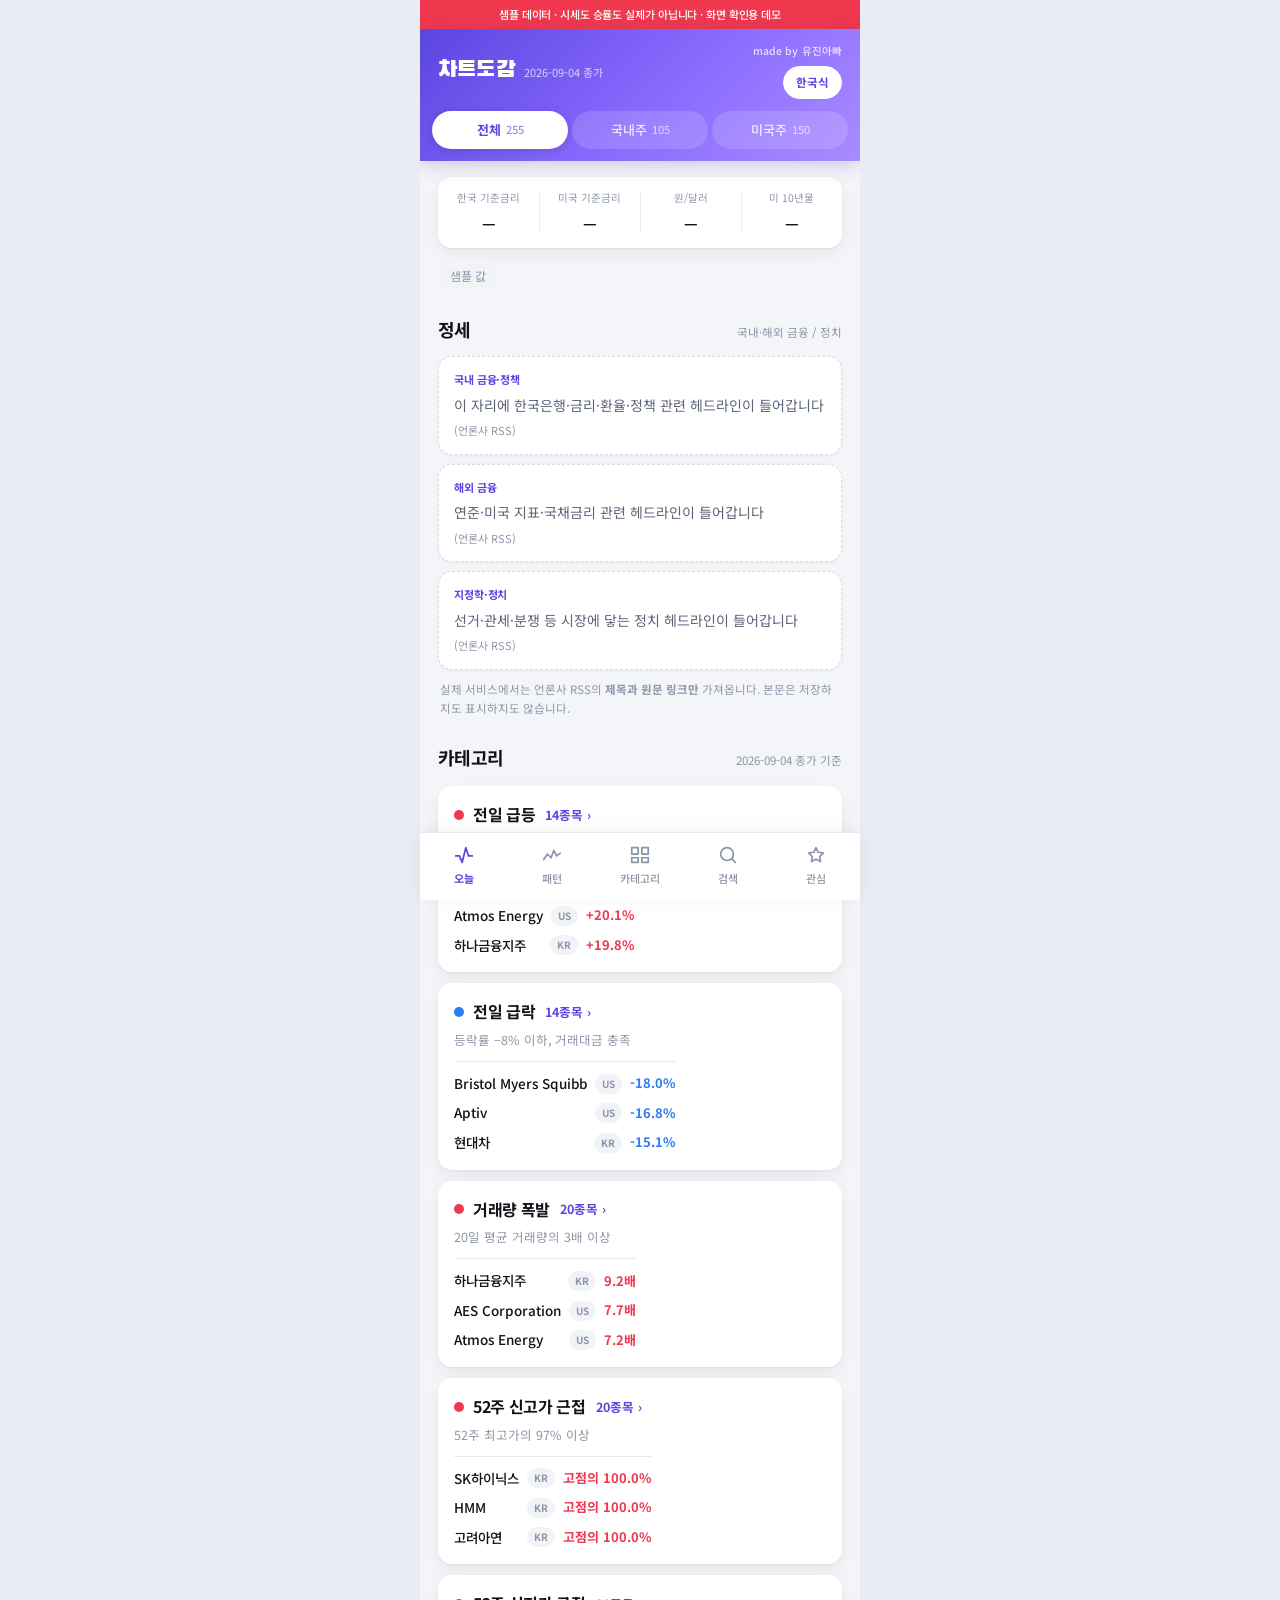
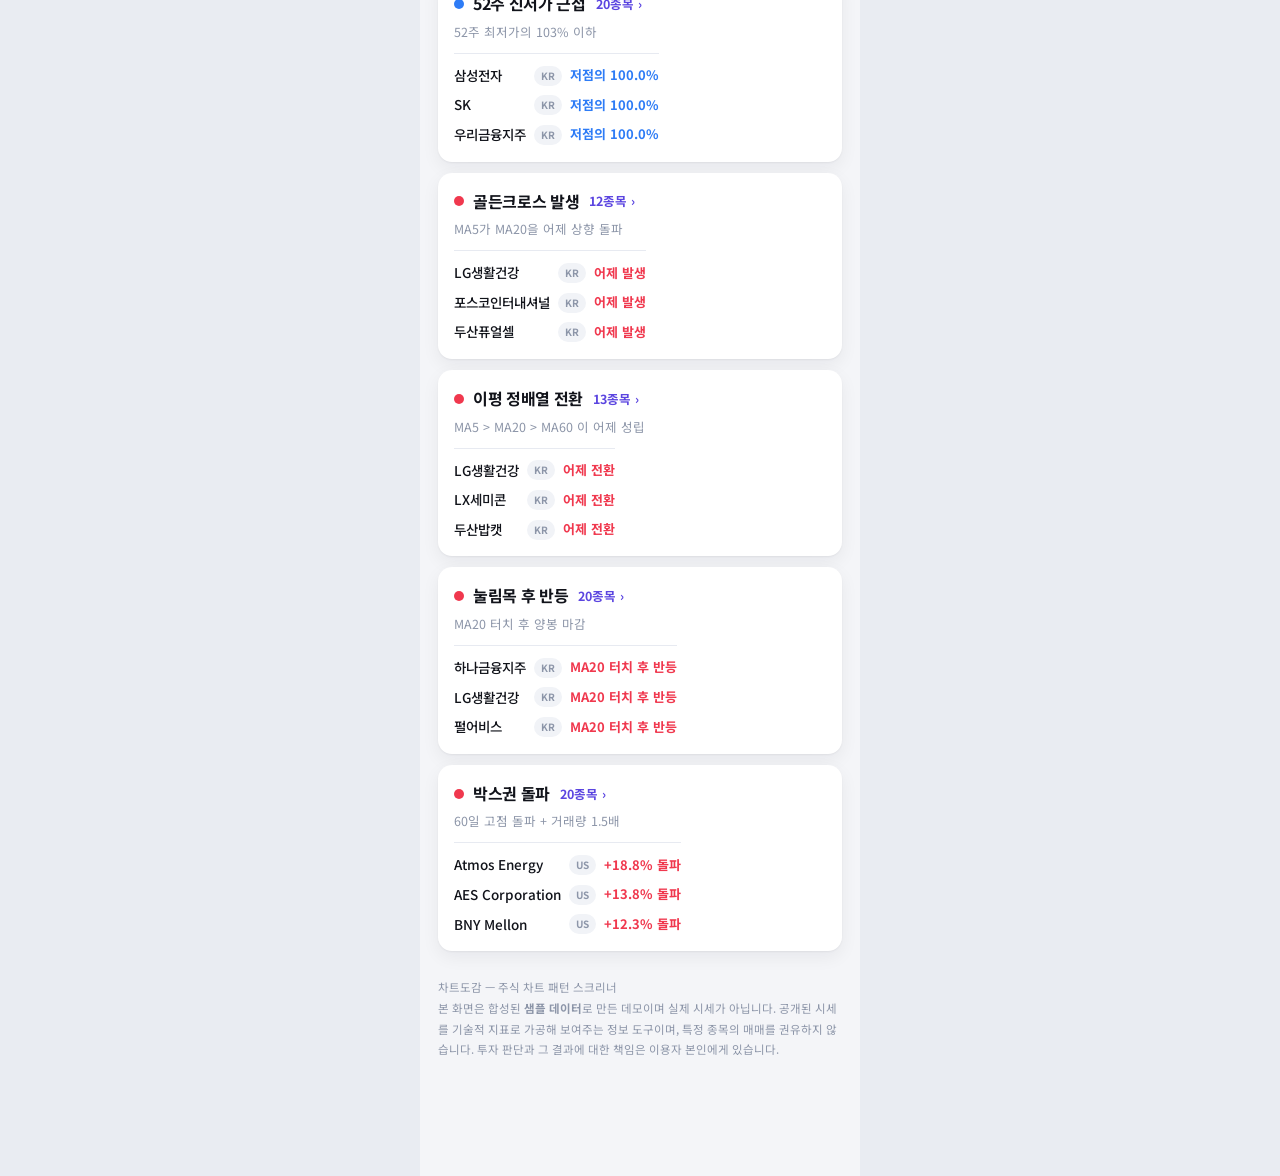
<file: public/index.html>
<!doctype html>
<html lang="ko">
<head>
<meta charset="utf-8">
<meta name="viewport" content="width=device-width,initial-scale=1,viewport-fit=cover">
<meta name="theme-color" content="#FFFFFF" media="(prefers-color-scheme: light)">
<meta name="theme-color" content="#161A20" media="(prefers-color-scheme: dark)">
<meta name="description" content="한국·미국 주식을 차트 패턴과 카테고리로 훑어 보는 스크리너. 매매를 권유하지 않는 정보 도구입니다.">
<meta name="robots" content="noindex">
<link rel="manifest" href="manifest.webmanifest">
<link rel="icon" href="icons/favicon.png">
<link rel="apple-touch-icon" href="icons/apple-touch-icon.png">
<meta name="apple-mobile-web-app-capable" content="yes">
<meta name="apple-mobile-web-app-status-bar-style" content="default">
<meta name="apple-mobile-web-app-title" content="차트도감">
<style>html,body{margin:0}img{max-width:100%}[hidden]{display:none!important}</style>
<title>차트도감</title>
<link rel="preconnect" href="https://fonts.googleapis.com">
<link rel="preconnect" href="https://fonts.gstatic.com" crossorigin>
<link rel="stylesheet" href="https://fonts.googleapis.com/css2?family=Black+Han+Sans&family=Noto+Sans+KR:wght@400;500;700;900&display=swap">
<style>
:root{
  /* 지면 */
  --bg:#F4F5F8; --card:#FFFFFF; --card-2:#F1F3F7; --card-3:#E7EAF1;
  --ink:#11131A; --ink-2:#5B6478; --ink-3:#8C95A8;
  --line:#E7EAF1; --line-2:#D6DBE6;

  /* 포인트 — 상승/하락 색과 겹치지 않게 보라 계열 */
  --accent:#5B45E0; --accent-2:#8A6BFF; --accent-soft:#EEEAFF; --on-accent:#FFFFFF;
  --grad:linear-gradient(135deg,#5B45E0 0%,#8A6BFF 55%,#A98BFF 100%);

  /* 시세 — 국내 관례 기본값 */
  --red:#F0384E;  --red-soft:#FFECEF;
  --blue:#2E7CF6; --blue-soft:#E8F1FF;
  --flat:#8C95A8;

  --sans:"Noto Sans KR","Apple SD Gothic Neo","Malgun Gothic",system-ui,sans-serif;
  --logo:"Black Han Sans","Noto Sans KR",sans-serif;
  --num:"Noto Sans KR",system-ui,sans-serif;

  --r:14px; --r-sm:10px; --r-pill:999px;
  --sh:0 1px 2px rgba(17,19,26,.05), 0 6px 18px rgba(17,19,26,.06);
  --sh-sm:0 1px 3px rgba(17,19,26,.06);
  --outer:#E9ECF2;
}
@media (prefers-color-scheme:dark){
  :root:not([data-theme="light"]){
    --bg:#0B0D13; --card:#161A23; --card-2:#1D2230; --card-3:#262C3B;
    --ink:#ECEFF5; --ink-2:#A2ABBE; --ink-3:#727C91;
    --line:#242A38; --line-2:#333B4D;
    --accent:#9C86FF; --accent-2:#B9A5FF; --accent-soft:#221E3E; --on-accent:#12101F;
    --grad:linear-gradient(135deg,#3A2CA8 0%,#5B45E0 55%,#7C60F5 100%);
    --red:#FF5F73;  --red-soft:#2E181D;
    --blue:#5B9DFF; --blue-soft:#141F33;
    --flat:#727C91;
    --sh:0 1px 2px rgba(0,0,0,.45), 0 8px 22px rgba(0,0,0,.38);
    --sh-sm:0 1px 3px rgba(0,0,0,.4);
    --outer:#05070B;
  }
}
:root[data-theme="dark"]{
  --bg:#0B0D13; --card:#161A23; --card-2:#1D2230; --card-3:#262C3B;
  --ink:#ECEFF5; --ink-2:#A2ABBE; --ink-3:#727C91;
  --line:#242A38; --line-2:#333B4D;
  --accent:#9C86FF; --accent-2:#B9A5FF; --accent-soft:#221E3E; --on-accent:#12101F;
  --grad:linear-gradient(135deg,#3A2CA8 0%,#5B45E0 55%,#7C60F5 100%);
  --red:#FF5F73;  --red-soft:#2E181D;
  --blue:#5B9DFF; --blue-soft:#141F33;
  --flat:#727C91;
  --sh:0 1px 2px rgba(0,0,0,.45), 0 8px 22px rgba(0,0,0,.38);
  --sh-sm:0 1px 3px rgba(0,0,0,.4);
  --outer:#05070B;
}

*{box-sizing:border-box}
body{background:var(--outer);color:var(--ink);font-family:var(--sans);font-weight:400;
  font-size:15px;line-height:1.6;-webkit-font-smoothing:antialiased;-webkit-tap-highlight-color:transparent}
button{font:inherit;color:inherit;background:none;border:none;padding:0;cursor:pointer}
:focus-visible{outline:2px solid var(--accent);outline-offset:2px;border-radius:4px}
.num,[class*="r-c"],.meter .val{font-variant-numeric:tabular-nums}

.phone{max-width:440px;margin:0 auto;min-height:100dvh;background:var(--bg);position:relative;
  display:flex;flex-direction:column;overflow:hidden}

/* ---------------- 데모 배너 ---------------- */
.demo{background:var(--red);color:#fff;font-size:11px;font-weight:500;letter-spacing:-.01em;
  text-align:center;padding:7px 12px;line-height:1.4}
.demo.live{background:var(--card-2);color:var(--ink-3)}
.demo .lv{display:inline-flex;align-items:center;gap:5px;margin-left:9px;font-weight:700;color:var(--accent)}
.demo .lv i{width:6px;height:6px;border-radius:50%;background:var(--accent);display:inline-block;
  animation:cdgPulse 2s ease-in-out infinite}
.demo .lv.stale{color:var(--ink-3)}
.demo .lv.stale i{background:var(--ink-3);animation:none}
@keyframes cdgPulse{0%,100%{opacity:1}50%{opacity:.35}}

/* ---------------- 헤더 ---------------- */
header{position:sticky;top:0;z-index:20;background:var(--grad);color:#fff;
  box-shadow:0 4px 18px rgba(63,45,170,.22)}
.hdr{display:flex;align-items:center;justify-content:space-between;padding:14px 18px 12px;gap:10px}
.brand{display:flex;align-items:baseline;gap:9px;min-width:0}
.brand b{font-family:var(--logo);font-weight:400;font-size:23px;letter-spacing:.01em;color:#fff}
.brand span{font-size:11px;color:rgba(255,255,255,.72);white-space:nowrap;font-weight:400}
.hdr-actions{display:flex;flex-direction:column;align-items:flex-end;gap:6px;flex-shrink:0}
.credit{font-size:10.5px;font-weight:500;color:rgba(255,255,255,.78);white-space:nowrap;
  letter-spacing:.01em}
.chip{font-size:11.5px;font-weight:500;padding:6px 12px;border-radius:var(--r-pill);
  background:rgba(255,255,255,.18);color:#fff;border:1px solid rgba(255,255,255,.28);
  backdrop-filter:blur(4px)}
.chip[aria-pressed="true"]{background:#fff;color:var(--accent);border-color:#fff;font-weight:700}

/* 시장 탭 — 헤더 안 알약 */
.seg{display:grid;grid-template-columns:repeat(3,1fr);gap:4px;padding:0 12px 12px;
  background:transparent}
.seg button{background:rgba(255,255,255,.14);color:rgba(255,255,255,.82);border-radius:var(--r-pill);
  padding:9px 4px;font-size:13px;font-weight:500;display:flex;align-items:center;justify-content:center;gap:5px;
  transition:background .15s}
.seg button[aria-selected="true"]{background:#fff;color:var(--accent);font-weight:700;
  box-shadow:0 2px 8px rgba(0,0,0,.14)}
.seg .n{font-size:11px;font-weight:500;opacity:.72}
.seg button[aria-selected="true"] .n{opacity:.62}

/* 뒤로가기 바 */
.back{display:flex;align-items:center;gap:10px;padding:14px 18px;background:var(--card);
  width:100%;text-align:left;border-bottom:1px solid var(--line)}
.back .bk{font-size:20px;line-height:1;color:var(--accent);font-weight:700}
.back .bt{font-weight:700;font-size:17px;flex:1;min-width:0;overflow:hidden;
  text-overflow:ellipsis;white-space:nowrap;letter-spacing:-.02em}
.back .bs{font-size:11px;color:var(--ink-3);white-space:nowrap}

/* ---------------- 본문 ---------------- */
main{flex:1;padding-bottom:82px}
#boot{padding:28px 18px}
.boot-box{background:var(--card);border-radius:var(--r);box-shadow:var(--sh);padding:20px 18px;
  display:flex;flex-direction:column;gap:10px}
.boot-t{font-weight:700;font-size:17px;letter-spacing:-.02em}
.boot-box p{margin:0;font-size:13.5px;color:var(--ink-2);line-height:1.7}
.boot-box .boot-d{font-size:11px;color:var(--ink-3);word-break:break-all}
.boot-sk{height:14px;background:var(--card-2);border-radius:var(--r-pill)}
.boot-sk.short{width:55%}
.phone[data-loading] nav{display:none}
.pane{display:none}
.pane.on{display:block}

.sec{padding:22px 18px 2px}
.sec-h{display:flex;align-items:baseline;justify-content:space-between;gap:10px;margin-bottom:12px}
.sec-h h2{font-weight:700;font-size:18px;margin:0;letter-spacing:-.03em}
.sec-h .note{font-size:11.5px;color:var(--ink-3);font-weight:400}

/* ---------------- 지표 카드 ---------------- */
.macro{margin:16px 18px 0;display:grid;grid-template-columns:repeat(4,1fr);gap:0;
  background:var(--card);border-radius:var(--r);box-shadow:var(--sh);overflow:hidden}
.macro div{padding:13px 6px;text-align:center;position:relative}
.macro div+div::before{content:"";position:absolute;left:0;top:22%;bottom:22%;width:1px;background:var(--line)}
.macro dt{font-size:10.5px;color:var(--ink-3);margin-bottom:4px;white-space:nowrap;
  overflow:hidden;text-overflow:ellipsis}
.macro dd{margin:0;font-size:15px;font-weight:700;letter-spacing:-.02em;font-variant-numeric:tabular-nums}

.dday{display:flex;gap:7px;padding:12px 18px 2px;overflow-x:auto;scrollbar-width:none}
.dday::-webkit-scrollbar{display:none}
.dday b{font-size:12px;font-weight:500;padding:6px 12px;background:var(--accent-soft);
  color:var(--accent);border-radius:var(--r-pill);white-space:nowrap}
.dday b i{font-style:normal;font-weight:700}
.dday b.muted{background:var(--card-2);color:var(--ink-3);font-weight:400}

/* ---------------- 뉴스 ---------------- */
.news{display:flex;flex-direction:column;gap:9px}
.news article{background:var(--card);border-radius:var(--r);box-shadow:var(--sh-sm);padding:14px 15px}
.news .slot{font-size:11px;font-weight:700;color:var(--accent);margin-bottom:5px;letter-spacing:-.01em}
.news .ttl{font-size:14px;line-height:1.6;color:var(--ink-2)}
.news .src{font-size:11px;color:var(--ink-3);margin-top:6px}
.ph{border:1px dashed var(--line-2);box-shadow:none}
.newsitem{display:block;background:var(--card);border-radius:var(--r);box-shadow:var(--sh-sm);
  padding:14px 15px;text-decoration:none;color:inherit;transition:transform .12s}
.newsitem:active{transform:scale(.99)}
.newsitem .ttl{color:var(--ink)}
.newsitem .src{color:var(--accent);font-weight:500}

/* ---------------- 카드 ---------------- */
.cards{display:flex;flex-direction:column;gap:11px;padding:0 18px}
.card{background:var(--card);border-radius:var(--r);box-shadow:var(--sh);width:100%;text-align:left;
  padding:16px;display:flex;flex-direction:column;gap:11px;transition:transform .12s,box-shadow .12s}
.card:active{transform:scale(.985);box-shadow:var(--sh-sm)}
.card-t{display:flex;align-items:center;justify-content:space-between;gap:10px}
.card-t .nm{font-weight:700;font-size:16px;letter-spacing:-.02em;display:flex;align-items:center;gap:9px;min-width:0}
.dot{width:10px;height:10px;border-radius:50%;flex-shrink:0}
.card-t .ct{font-size:12.5px;color:var(--accent);white-space:nowrap;font-weight:700}
.card-d{font-size:12.5px;color:var(--ink-3);line-height:1.6;margin-top:-6px}
.prev{display:flex;flex-direction:column;gap:8px;border-top:1px solid var(--line);padding-top:11px}
.prev-r{display:flex;align-items:center;gap:8px;font-size:13.5px}
.prev-r .p-n{flex:1;min-width:0;overflow:hidden;text-overflow:ellipsis;white-space:nowrap;
  color:var(--ink);font-weight:500}
.prev-r .p-v{font-size:13px;font-weight:700;font-variant-numeric:tabular-nums}
.mkt{font-size:10px;font-weight:700;padding:2px 7px;border-radius:var(--r-pill);
  background:var(--card-2);color:var(--ink-3);flex-shrink:0;letter-spacing:.02em}

/* ---------------- 성적표 ---------------- */
.rec{display:flex;align-items:center;gap:8px;flex-wrap:wrap;
  border-top:1px solid var(--line);padding-top:11px;font-size:12px;color:var(--ink-3)}
.rec .k{font-weight:500}
.rec .hz{display:inline-flex;align-items:center;gap:5px;color:var(--ink-2)}
.rec .hz b{color:var(--ink);font-weight:700;font-size:13px;font-variant-numeric:tabular-nums}
.badge{font-size:11px;font-weight:700;padding:3px 9px;border-radius:var(--r-pill);white-space:nowrap;
  background:var(--card-2);color:var(--ink-3);font-style:normal}
.badge.on{background:var(--accent);color:var(--on-accent)}
.badge.warnb{background:var(--red-soft);color:var(--red)}

.btbox{background:var(--card);border-radius:var(--r);box-shadow:var(--sh);padding:16px;
  display:flex;flex-direction:column;gap:12px}
.btbox p{margin:0;font-size:12.5px;color:var(--ink-3);line-height:1.7}
.btrow{display:flex;align-items:center;justify-content:space-between;gap:10px;
  padding:10px 0;border-top:1px solid var(--line);font-size:14px}
.btrow .bn{flex:1;min-width:0;font-weight:500;line-height:1.35;word-break:keep-all}
.btrow .bv{font-size:12px;color:var(--ink-2);white-space:nowrap}
.baseline{display:flex;flex-direction:column;gap:4px;font-size:12px;color:var(--ink-3);
  background:var(--card-2);padding:11px 13px;border-radius:var(--r-sm)}
.baseline b{color:var(--ink-2);font-weight:700;font-size:13.5px;font-variant-numeric:tabular-nums}

/* 상세 화면 성적 블록 */
.recblk{background:var(--card);border-radius:var(--r);box-shadow:var(--sh);margin:14px 18px 0;overflow:hidden}
.recblk .rh{display:flex;align-items:baseline;justify-content:space-between;gap:8px;padding:15px 16px 12px}
.recblk .rh b{font-weight:700;font-size:15.5px;letter-spacing:-.02em}
.recblk .rh span{font-size:11px;color:var(--ink-3)}
.recblk table{width:100%;border-collapse:collapse;font-size:13px;font-variant-numeric:tabular-nums}
.recblk td,.recblk th{padding:10px 16px;text-align:right}
.recblk th{font-weight:500;font-size:11px;color:var(--ink-3);background:var(--card-2)}
.recblk td{border-top:1px solid var(--line)}
.recblk td:first-child,.recblk th:first-child{text-align:left;color:var(--ink-2);font-weight:500}
.recblk .w{color:var(--ink);font-weight:700;font-size:14.5px}
.recblk .foot{padding:12px 16px 14px;font-size:11px;color:var(--ink-3);line-height:1.7;
  background:var(--card-2)}

/* ---------------- 컨트롤 ---------------- */
.ctrl{display:flex;flex-direction:column;gap:10px;padding:14px 18px;background:var(--bg)}
.selwrap{position:relative;display:block}
.selwrap::after{content:"";position:absolute;right:16px;top:50%;width:8px;height:8px;
  margin-top:-5px;border-right:2px solid var(--accent);border-bottom:2px solid var(--accent);
  transform:rotate(45deg);pointer-events:none}
.selwrap select{appearance:none;-webkit-appearance:none;width:100%;background:var(--card);
  border:none;box-shadow:var(--sh-sm);border-radius:var(--r-sm);padding:14px 36px 14px 15px;
  font-family:var(--sans);font-size:15px;font-weight:700;color:var(--ink);line-height:1.3;
  letter-spacing:-.02em}
.sellabel{font-size:11.5px;font-weight:500;color:var(--ink-3);margin-bottom:-4px}
.pchips{display:flex;gap:7px}
.pchips button{flex:1;background:var(--card);box-shadow:var(--sh-sm);border-radius:var(--r-pill);
  padding:9px 4px;font-size:12.5px;font-weight:500;color:var(--ink-3)}
.pchips button[aria-selected="true"]{background:var(--accent);color:var(--on-accent);font-weight:700;
  box-shadow:0 3px 10px rgba(91,69,224,.32)}

.tabs{display:flex;gap:7px;padding:12px 18px;background:var(--bg)}
.tabs button{flex:1;background:var(--card);box-shadow:var(--sh-sm);border-radius:var(--r-pill);
  padding:10px 4px;font-size:13px;font-weight:500;color:var(--ink-3)}
.tabs button[aria-selected="true"]{background:var(--accent);color:var(--on-accent);font-weight:700;
  box-shadow:0 3px 10px rgba(91,69,224,.32)}

/* ---------------- 검색 ---------------- */
.srch{position:sticky;top:0;z-index:10;display:flex;align-items:center;gap:9px;
  margin:14px 18px 4px;padding:0 12px;background:var(--card);border-radius:var(--r-pill);
  box-shadow:var(--sh)}
.srch-i{display:flex;color:var(--ink-3);flex-shrink:0}
.srch-i svg{width:18px;height:18px;stroke:currentColor;fill:none;stroke-width:2;
  stroke-linecap:round}
.srch input{flex:1;min-width:0;border:none;outline:none;background:none;color:var(--ink);
  font-family:var(--sans);font-size:16px;font-weight:500;padding:14px 0;letter-spacing:-.02em}
.srch input::placeholder{color:var(--ink-3);font-weight:400}
.srch input::-webkit-search-cancel-button{display:none}
.srch-x{width:26px;height:26px;border-radius:50%;background:var(--card-3);color:var(--ink-2);
  font-size:16px;line-height:1;flex-shrink:0}

/* ---------------- 목록 ---------------- */
.list{display:flex;flex-direction:column;gap:9px;padding:0 18px 8px}
.row{display:grid;grid-template-columns:1fr 74px 62px;gap:11px;align-items:center;
  background:var(--card);border-radius:var(--r);box-shadow:var(--sh-sm);padding:14px 15px;
  text-align:left;width:100%;transition:transform .12s}
.row:active{transform:scale(.985)}
.r-l{min-width:0;display:flex;flex-direction:column;gap:5px}
.r-n{font-size:15px;font-weight:700;letter-spacing:-.02em;display:flex;align-items:center;gap:7px;min-width:0}
.r-n .t{overflow:hidden;text-overflow:ellipsis;white-space:nowrap;min-width:0}
.r-s{font-size:11.5px;color:var(--ink-3);font-variant-numeric:tabular-nums}
.r-c{text-align:right;font-size:15px;font-weight:700;font-variant-numeric:tabular-nums;
  line-height:1.3;letter-spacing:-.02em}
.r-c em{display:block;font-style:normal;font-size:12px;font-weight:700;margin-top:2px}
.spark{width:62px;height:30px;display:block}

.meter{display:flex;align-items:center;gap:7px}
.meter .bar{flex:1;height:5px;background:var(--card-3);border-radius:var(--r-pill);
  position:relative;min-width:26px;overflow:hidden}
.meter .bar i{position:absolute;inset:0 auto 0 0;background:var(--grad);border-radius:var(--r-pill)}
.meter .val{font-size:12px;font-weight:700;color:var(--accent);font-variant-numeric:tabular-nums}

/* ---------------- 상세 ---------------- */
.d-head{background:var(--card);border-radius:var(--r);box-shadow:var(--sh);margin:14px 18px 0;padding:18px}
.d-price{display:flex;align-items:baseline;gap:10px;flex-wrap:wrap}
.d-price b{font-size:34px;font-weight:700;font-variant-numeric:tabular-nums;letter-spacing:-.045em;line-height:1.1}
.d-price span{font-size:15px;font-weight:700;font-variant-numeric:tabular-nums;
  padding:3px 10px;border-radius:var(--r-pill)}
.d-meta{display:flex;gap:14px;margin-top:10px;font-size:12px;color:var(--ink-3);flex-wrap:wrap}
.chart-wrap{background:var(--card);border-radius:var(--r);box-shadow:var(--sh);margin:12px 18px 0;
  padding:12px 6px 6px;position:relative;overflow:hidden}
svg.px{display:block;width:100%;height:auto;touch-action:pan-y}
.readout{position:absolute;top:10px;left:12px;right:12px;display:flex;gap:9px;flex-wrap:nowrap;
  font-size:11px;color:var(--ink-2);pointer-events:none;font-variant-numeric:tabular-nums;
  background:var(--card);padding:4px 6px;border-radius:var(--r-sm);overflow:hidden}
.readout span{white-space:nowrap}
.readout b{font-weight:700;color:var(--ink)}
/* 봉 고르기 */
.tfbar{display:flex;align-items:center;gap:10px;padding:14px 18px 2px}
.tfbar .pchips{flex:1;max-width:220px}
.tfspan{font-size:11px;color:var(--ink-3);white-space:nowrap;font-variant-numeric:tabular-nums}
.pchips button[data-off]{opacity:.4;cursor:default}
.pchips button[data-off]::after{content:" ×";font-size:10px}
.tfnote,.tfhint{margin:10px 18px 0;padding:11px 13px;border-radius:var(--r-sm);
  background:var(--card-2);color:var(--ink-2);font-size:12px;line-height:1.65}
.tfhint{color:var(--ink-3);font-size:11.5px}
.legend{display:flex;gap:14px;padding:10px 20px 0;font-size:11.5px;color:var(--ink-3);flex-wrap:wrap}
.legend i{display:inline-block;width:14px;height:2.5px;border-radius:2px;vertical-align:middle;margin-right:5px}
.legend i.blk{height:11px;border-radius:3px}

.dl{margin:12px 18px 0;display:grid;grid-template-columns:repeat(2,1fr);gap:1px;
  background:var(--line);border-radius:var(--r);box-shadow:var(--sh);overflow:hidden}
.dl div{background:var(--card);padding:13px 15px}
.dl dt{font-size:11.5px;color:var(--ink-3);margin-bottom:3px}
.dl dd{margin:0;font-size:15px;font-weight:700;font-variant-numeric:tabular-nums;letter-spacing:-.02em}

.tagrow{display:flex;flex-wrap:wrap;gap:7px;padding:16px 18px 0}
.tag{font-size:12px;font-weight:500;padding:6px 12px;border-radius:var(--r-pill);
  background:var(--card);box-shadow:var(--sh-sm);color:var(--ink-2)}
.tag.hit{background:var(--accent);color:var(--on-accent);font-weight:700;
  box-shadow:0 3px 10px rgba(91,69,224,.28)}

.wbtn{margin:18px 18px 0;width:calc(100% - 36px);border-radius:var(--r);background:var(--card);
  box-shadow:var(--sh);padding:16px;font-size:15px;font-weight:700;color:var(--ink-2);
  letter-spacing:-.02em;transition:transform .12s}
.wbtn:active{transform:scale(.985)}
.wbtn[aria-pressed="true"]{background:var(--accent);color:var(--on-accent);
  box-shadow:0 4px 14px rgba(91,69,224,.3)}

/* ---------------- 하단 네비 ---------------- */
nav{position:fixed;bottom:0;left:0;right:0;z-index:30;max-width:440px;margin:0 auto;
  background:var(--card);border-top:1px solid var(--line);display:grid;grid-template-columns:repeat(5,1fr);
  padding-bottom:env(safe-area-inset-bottom);box-shadow:0 -2px 16px rgba(17,19,26,.06)}
nav button{padding:11px 1px 12px;display:flex;flex-direction:column;align-items:center;gap:4px;
  font-size:11px;font-weight:500;color:var(--ink-3)}
nav button[aria-current="page"]{color:var(--accent);font-weight:700}
nav svg{width:22px;height:22px;stroke:currentColor;fill:none;stroke-width:1.9;
  stroke-linecap:round;stroke-linejoin:round}

.empty{padding:52px 26px;text-align:center;color:var(--ink-3);font-size:14px;line-height:1.8}
.foot{padding:26px 18px 34px;font-size:11.5px;color:var(--ink-3);line-height:1.8}
@media (prefers-reduced-motion:reduce){*{animation:none!important;transition:none!important}}

</style>

<div class="phone" data-loading>
  <div class="demo" id="topbar" hidden></div>

  <header>
    <div class="hdr">
      <div class="brand"><b>차트도감</b><span id="asof"></span></div>
      <div class="hdr-actions">
        <span class="credit">made by 유진아빠</span>
        <button class="chip" id="clr-btn" aria-pressed="true" title="상승 색 규칙">한국식</button>
      </div>
    </div>
    <div class="seg" id="seg" role="tablist">
      <button data-mkt="ALL" role="tab">전체 <span class="n" id="n-all"></span></button>
      <button data-mkt="KR"  role="tab">국내주 <span class="n" id="n-kr"></span></button>
      <button data-mkt="US"  role="tab">미국주 <span class="n" id="n-us"></span></button>
    </div>
  </header>

  <main>
    <div id="boot">
      <div class="boot-box">
        <div class="boot-sk"></div><div class="boot-sk"></div><div class="boot-sk short"></div>
        <p>시세 데이터를 읽는 중…</p>
      </div>
    </div>
    <section class="pane on" id="p-today"></section>
    <section class="pane" id="p-pattern"></section>
    <section class="pane" id="p-cat"></section>
    <section class="pane" id="p-search"></section>
    <section class="pane" id="p-watch"></section>
    <section class="pane" id="p-list"></section>
    <section class="pane" id="p-detail"></section>
  </main>

  <nav>
    <button data-go="today" aria-current="page">
      <svg viewBox="0 0 24 24"><path d="M3 13h4l3 7 4-16 3 9h4"/></svg>오늘</button>
    <button data-go="pattern">
      <svg viewBox="0 0 24 24"><path d="M3 17l4-6 4 4 3-8 3 6 4-3"/></svg>패턴</button>
    <button data-go="cat">
      <svg viewBox="0 0 24 24"><rect x="3" y="4" width="7" height="7"/><rect x="14" y="4" width="7" height="7"/><rect x="3" y="15" width="7" height="5"/><rect x="14" y="15" width="7" height="5"/></svg>카테고리</button>
    <button data-go="search">
      <svg viewBox="0 0 24 24"><circle cx="11" cy="11" r="7"/><path d="M20 20l-3.6-3.6"/></svg>검색</button>
    <button data-go="watch">
      <svg viewBox="0 0 24 24"><path d="M12 4l2.4 5 5.6.8-4 3.9 1 5.5-5-2.6-5 2.6 1-5.5-4-3.9 5.6-.8z"/></svg>관심</button>
  </nav>
</div>

<script id="scan-data" type="application/json"></script>
<script>
(function(){
"use strict";
let DATA=null, S=null;

/* ---------- state ---------- */
const LS = {
  get(k, d){ try{ const v = localStorage.getItem(k); return v===null?d:JSON.parse(v); }catch(e){ return d; } },
  set(k, v){ try{ localStorage.setItem(k, JSON.stringify(v)); }catch(e){} }
};
let state = {
  view:'today', market: LS.get('cd.market','ALL'), krColor: LS.get('cd.krColor',true),
  period:'mid', list:null, code:null, watch: LS.get('cd.watch',[]),
  tf: LS.get('cd.tf','D'),     // 분봉 M · 일봉 D · 주봉 W
  q:'', recent: LS.get('cd.recent',[])
};

/* ---------- 종목 검색 ----------
   한글 이름, 영문 이름, 종목코드·티커, 그리고 초성으로 찾는다.
   'ㅅㅅㅈㅈ' 로 삼성전자가 나오지 않으면 한국 사람에게는 검색이 아니다. */
const CHO = 'ㄱㄲㄴㄷㄸㄹㅁㅂㅃㅅㅆㅇㅈㅉㅊㅋㅌㅍㅎ';
function choOf(s){
  let out='';
  for(const ch of s){
    const u=ch.charCodeAt(0);
    out += (u>=0xAC00 && u<=0xD7A3) ? CHO[Math.floor((u-0xAC00)/588)] : ch;
  }
  return out;
}
const isChoQuery = q => [...q].every(c=>CHO.includes(c));
let INDEX = [];
function buildIndex(){
  INDEX = Object.entries(S).map(([code,st])=>({
    code, market:st.market,
    name: st.name,
    low: st.name.toLowerCase(),
    cho: choOf(st.name),
  }));
}
function searchStocks(q){
  q = q.trim();
  if(!q) return [];
  const lq = q.toLowerCase(), cho = isChoQuery(q);
  const hit = INDEX.filter(x=>{
    if(!inMarket(x.code)) return false;
    if(cho) return x.cho.includes(q);
    return x.low.includes(lq) || x.code.toLowerCase().includes(lq);
  });
  // 앞에서부터 맞은 것을 위로, 같으면 거래대금이 큰 쪽을 위로.
  // '삼성' 을 치는 사람은 삼성전자를 찾는 것이지 삼성SDI를 찾는 게 아니다.
  const pos = x => (cho ? x.cho.indexOf(q)
                        : Math.min(...[x.low.indexOf(lq), x.code.toLowerCase().indexOf(lq)]
                                     .filter(i=>i>=0)));
  return hit.sort((a,b)=> pos(a)-pos(b)
                       || a.name.length-b.name.length
                       || (S[b.code].value||0)-(S[a.code].value||0)
                       || a.name.localeCompare(b.name)).slice(0,60);
}

/* ---------- 봉 고르기 ----------
   같은 종목도 어느 봉으로 보느냐에 따라 다른 그림이 된다. 세 벌을 따로
   들고 있다가 고른 것만 그린다. 화면에서 쓰는 모양은 셋 다 같아서
   candles·volumeBars·hookChart 는 그대로 쓴다. */
const TF = {
  M:{label:'분봉'},
  D:{label:'일봉'},
  W:{label:'주봉'},
};
function series(st, tf){
  if(tf==='W' && st.W) return {...st.W, market:st.market, tf:'W', unit:'주봉'};
  if(tf==='M' && st.M) return {...st.M, market:st.market, tf:'M',
                               unit:st.M.step+'분봉'};
  return {...st, tf:'D', unit:'일봉'};
}

/* 한국은 상승 빨강, 미국은 상승 초록/파랑. 미국 종목 화면에서 빨간 숫자를 보고
   순간 착각하는 일이 실제로 잦아서 토글로 뺐다. */
const upVar   = ()=> state.krColor ? 'var(--red)'  : 'var(--blue)';
const downVar = ()=> state.krColor ? 'var(--blue)' : 'var(--red)';
const toneColor = t => t==='down' ? downVar() : upVar();
const chgColor = c => c>0 ? upVar() : (c<0 ? downVar() : 'var(--flat)');
const upSoft   = ()=> state.krColor ? 'var(--red-soft)'  : 'var(--blue-soft)';
const downSoft = ()=> state.krColor ? 'var(--blue-soft)' : 'var(--red-soft)';
const chgSoft  = c => c>0 ? upSoft() : (c<0 ? downSoft() : 'var(--card-2)');

const esc = s => String(s).replace(/[&<>"]/g, m=>({'&':'&amp;','<':'&lt;','>':'&gt;','"':'&quot;'}[m]));
const fmt = (n,m)=> m==='KR' ? n.toLocaleString('ko-KR') : n.toLocaleString('en-US',{minimumFractionDigits:2,maximumFractionDigits:2});
const fmtVal = (v,m)=> m==='KR'
  ? (v>=1e12? (v/1e12).toFixed(1)+'조' : v>=1e8? Math.round(v/1e8).toLocaleString()+'억' : Math.round(v/1e4)+'만')
  : (v>=1e9? '$'+(v/1e9).toFixed(1)+'B' : '$'+Math.round(v/1e6)+'M');
const inMarket = code => state.market==='ALL' || S[code].market===state.market;

/* ---------- 성적표 ----------
   승률 숫자는 기준선 없이는 아무 의미가 없다. "승률 54%"가 좋아 보여도
   아무 종목이나 아무 날 산 결과가 55%라면 그 패턴은 오히려 해로운 것이다.
   그래서 이 앱은 승률을 단독으로 절대 표시하지 않고 항상 기준선과 붙여 쓴다. */
const HZ=[5,10,20];                       // 1주 · 2주 · 4주 (거래일)
const HZL={5:'1주',10:'2주',20:'4주'};
const SVL={yes:'점수 유효',no:'점수 역방향',flat:'점수 무관',unknown:''};

function btPeriod(){ const bt=DATA.backtest; return bt&&bt[state.period]?bt[state.period]:null; }
function btYears(){ const b=btPeriod(); return b&&b.years?`지난 ${b.years}년`:'과거 전 구간'; }
function btFor(key){
  const b=btPeriod(); if(!b) return null;
  const p=b.patterns[key]; if(!p||!p.h10||p.h10.n===0) return null;
  return {rec:p, base:b.baseline};
}

/* 카드·목록 헤더용 압축 표시 — 1주·2주만.
   패턴을 보고 실제로 궁금한 건 "그래서 다음 한두 주 어떻게 됐나"라서. */
function recStrip(key){
  const r=btFor(key); if(!r) return '';
  const cells=[5,10].map(n=>{
    const h=r.rec['h'+n], e=h.win_edge;
    return `<span class="hz">${HZL[n]} <b>${h.win}%</b><i class="badge ${e>0?'on':''}">${e>0?'+':''}${e}p</i></span>`;
  }).join('');
  const sv=SVL[r.rec.score_valid]||'';
  return `<span class="rec"><span class="k">${btYears()}</span>${cells}
    ${sv?`<span class="badge ${r.rec.score_valid==='yes'?'on':(r.rec.score_valid==='no'?'warnb':'')}">${sv}</span>`:''}</span>`;
}

/* 상세 화면용 — 패턴이 잡힌 그 자리에서 기준선까지 펼쳐 보여준다 */
function recBlock(key, name){
  const r=btFor(key); if(!r) return '';
  const rows=HZ.map(n=>{
    const h=r.rec['h'+n], b=r.base['h'+n], e=h.win_edge;
    return `<tr>
      <td>${HZL[n]} 뒤</td>
      <td class="w">${h.win}%</td>
      <td>${b.win}%</td>
      <td><span class="badge ${e>0?'on':''}">${e>0?'+':''}${e}p</span></td>
      <td>${h.mean>0?'+':''}${h.mean}%</td></tr>`;
  }).join('');
  return `<div class="recblk">
    <div class="rh"><b>${esc(name)} — ${btYears()} 성적</b><span>${btPeriod().lookback}일 창</span></div>
    <table>
      <thead><tr><th>구간</th><th>승률</th><th>기준선</th><th>차이</th><th>평균</th></tr></thead>
      <tbody>${rows}</tbody>
    </table>
    <div class="foot">기준선은 아무 종목이나 아무 날 샀을 때의 성적입니다.
      표본 ${r.rec.n.toLocaleString()}회 — 신호끼리 겹치는 구간이 있어 표본 수만큼 독립적이지는 않습니다.
      <b>샘플 데이터로 계산된 값이라 실제 성적이 아닙니다.</b></div>
  </div>`;
}

/* ---------- sparkline (단일 시계열 · 범례 불필요) ---------- */
function spark(vals, color){
  const w=58,h=26,p=2, lo=Math.min(...vals), hi=Math.max(...vals), r=(hi-lo)||1;
  const pts = vals.map((v,i)=>{
    const x=p+i*(w-2*p)/(vals.length-1);
    const y=p+(1-(v-lo)/r)*(h-2*p);
    return x.toFixed(1)+','+y.toFixed(1);
  }).join(' ');
  return `<svg class="spark" viewBox="0 0 ${w} ${h}" aria-hidden="true"><polyline points="${pts}" fill="none" stroke="${color}" stroke-width="1.4" stroke-linejoin="round" stroke-linecap="round"/></svg>`;
}

/* ---------- candlestick ---------- */
function candles(st, span){
  const W=398, H=232, PL=4, PR=54, PT=30, PB=8;
  const n=st.c.length, iw=(W-PL-PR)/n, bw=Math.max(1.4, Math.min(6, iw*0.62));
  const all=st.h.concat(st.l);
  let lo=Math.min(...all), hi=Math.max(...all); const pad=(hi-lo)*0.06||1; lo-=pad; hi+=pad;
  const X=i=>PL+i*iw+iw/2, Y=v=>PT+(1-(v-lo)/(hi-lo))*(H-PT-PB);
  const up=upVar(), dn=downVar();
  let s='';

  // 패턴 발생 구간 음영 — 왜 이 종목이 골라졌는지를 말 대신 차트로 보여준다
  if(span){
    const a=Math.max(0,span[0]-st.offset), b=Math.min(n-1,span[1]-st.offset);
    if(b>a){
      const x0=PL+a*iw, w0=(b-a+1)*iw;
      s+=`<rect x="${x0.toFixed(1)}" y="${PT}" width="${w0.toFixed(1)}" height="${H-PT-PB}" fill="var(--accent-soft)"/>`;
      s+=`<line x1="${x0.toFixed(1)}" y1="${PT}" x2="${x0.toFixed(1)}" y2="${H-PB}" stroke="var(--accent)" stroke-width="1.2" opacity=".55"/>`;
      s+=`<text x="${(x0+5).toFixed(1)}" y="${PT-9}" font-family="var(--sans)" font-size="10" font-weight="700" fill="var(--accent)">패턴 구간</text>`;
    }
  }
  // 가격 눈금 (recessive)
  for(let k=0;k<=3;k++){
    const v=lo+(hi-lo)*k/3, y=Y(v);
    s+=`<line x1="${PL}" y1="${y.toFixed(1)}" x2="${W-PR}" y2="${y.toFixed(1)}" stroke="var(--line)" stroke-width=".5"/>`;
    if(k<3)  // 맨 위 눈금은 판독창과 겹쳐 잘리므로 라벨을 붙이지 않는다
      s+=`<text x="${W-4}" y="${(y+3.5).toFixed(1)}" text-anchor="end" font-family="var(--sans)" font-size="10" font-weight="500" fill="var(--ink-3)">${fmt(Math.round(v*100)/100, st.market)}</text>`;
  }
  // 이동평균
  const mline=(arr,col,dash)=>{
    const pts=arr.map((v,i)=> v==null?null:X(i).toFixed(1)+','+Y(v).toFixed(1)).filter(Boolean).join(' ');
    return pts? `<polyline points="${pts}" fill="none" stroke="${col}" stroke-width="1.2" stroke-dasharray="${dash}" opacity=".85"/>`:'';
  };
  s+=mline(st.ma20,'var(--accent)','');
  s+=mline(st.ma60,'var(--ink-3)','3 2');
  // 캔들
  for(let i=0;i<n;i++){
    const rise=st.c[i]>=st.o[i], col=rise?up:dn, x=X(i);
    s+=`<line x1="${x.toFixed(1)}" y1="${Y(st.h[i]).toFixed(1)}" x2="${x.toFixed(1)}" y2="${Y(st.l[i]).toFixed(1)}" stroke="${col}" stroke-width=".8"/>`;
    const yo=Y(st.o[i]), yc=Y(st.c[i]);
    s+=`<rect x="${(x-bw/2).toFixed(1)}" y="${Math.min(yo,yc).toFixed(1)}" width="${bw.toFixed(1)}" height="${Math.max(1,Math.abs(yc-yo)).toFixed(1)}" fill="${col}"/>`;
  }
  s+=`<line class="cross" x1="0" y1="${PT}" x2="0" y2="${H-PB}" stroke="var(--ink-2)" stroke-width=".8" stroke-dasharray="2 2" opacity="0"/>`;
  return {svg:`<svg class="px" id="candle" viewBox="0 0 ${W} ${H}" role="img" aria-label="${st.unit||'일봉'} 차트">${s}</svg>`, X, geo:{PL,PR,iw,n,W}};
}

function volumeBars(st){
  const W=398,H=52,PL=4,PR=54,PB=2;
  const n=st.v.length, iw=(W-PL-PR)/n, bw=Math.max(1.2,Math.min(6,iw*0.62));
  const mx=Math.max(...st.v)||1, up=upVar(), dn=downVar();
  let s='';
  for(let i=0;i<n;i++){
    const h=(st.v[i]/mx)*(H-PB-4), x=PL+i*iw+iw/2;
    s+=`<rect x="${(x-bw/2).toFixed(1)}" y="${(H-PB-h).toFixed(1)}" width="${bw.toFixed(1)}" height="${Math.max(.6,h).toFixed(1)}" fill="${st.c[i]>=st.o[i]?up:dn}" opacity=".5"/>`;
  }
  s+=`<text x="${W-4}" y="11" text-anchor="end" font-family="var(--sans)" font-size="10" font-weight="500" fill="var(--ink-3)">거래량</text>`;
  return `<svg class="px" viewBox="0 0 ${W} ${H}" aria-hidden="true">${s}</svg>`;
}

/* ---------- rows ---------- */
function stockRow(code, right, sub){
  const st=S[code]; if(!st) return '';
  const col=chgColor(st.chg);
  return `<button class="row" data-code="${code}">
    <span class="r-l">
      <span class="r-n"><span class="t">${esc(st.name)}</span><span class="mkt">${st.market}</span></span>
      <span class="r-s">${sub||''}</span>
    </span>
    <span class="r-c" data-px="${code}">${fmt(st.close,st.market)}<em style="color:${col}">${st.chg>0?'+':''}${st.chg.toFixed(2)}%</em></span>
    ${spark(st.spark,col)}
    ${right||''}
  </button>`;
}
function scoreRow(code, score, sub){
  const st=S[code]; if(!st) return '';
  const col=chgColor(st.chg);
  return `<button class="row" data-code="${code}" style="grid-template-columns:1fr 66px 58px">
    <span class="r-l">
      <span class="r-n"><span class="t">${esc(st.name)}</span><span class="mkt">${st.market}</span></span>
      <span class="meter"><span class="bar"><i style="width:${score}%"></i></span><span class="val">${score.toFixed(0)}</span></span>
      <span class="r-s">${sub||''}</span>
    </span>
    <span class="r-c" data-px="${code}">${fmt(st.close,st.market)}<em style="color:${col}">${st.chg>0?'+':''}${st.chg.toFixed(2)}%</em></span>
    ${spark(st.spark,col)}
  </button>`;
}

/* ---------- 오늘 ---------- */
function renderToday(){
  const macro=DATA.macro||[], ddays=DATA.dday||[], newsList=DATA.news||[];
  const m=macro.map(x=>`<div><dt>${esc(x.label)}</dt><dd>${esc(x.value)}</dd></div>`).join('');
  const dd=ddays.map(x=>`<b>${esc(x.label)} <i>D-${x.d}</i></b>`).join('');
  /* 제목과 링크만. 본문은 받지도 보여주지도 않는다. */
  const news=newsList.map(x=>{
    const inner=`<div class="slot">${esc(x.slot)}</div><div class="ttl">${esc(x.title)}</div>
      <div class="src">${esc(x.source)}${x.url?' ›':''}</div>`;
    return x.url
      ? `<a class="newsitem" href="${esc(x.url)}" target="_blank" rel="noopener noreferrer">${inner}</a>`
      : `<article class="${x.placeholder?'ph':''}">${inner}</article>`;
  }).join('');

  const cats=DATA.categories.map(c=>{
    const items=c.items.filter(i=>inMarket(i.code)).slice(0,3);
    if(!items.length) return '';
    const rows=items.map(i=>{
      const st=S[i.code];
      return `<span class="prev-r"><span class="p-n">${esc(st.name)}</span>
        <span class="mkt">${st.market}</span>
        <span class="p-v" style="color:${toneColor(c.tone)}">${esc(i.label)}</span></span>`;
    }).join('');
    const cnt=c.items.filter(i=>inMarket(i.code)).length;
    return `<button class="card" data-list="cat:${c.key}">
      <span class="card-t"><span class="nm"><i class="dot ${c.tone}" style="background:${toneColor(c.tone)}"></i>${esc(c.name)}</span>
        <span class="ct">${cnt}종목 ›</span></span>
      <span class="card-d">${esc(c.desc)}</span>
      <span class="prev">${rows}</span></button>`;
  }).join('');

  document.getElementById('p-today').innerHTML=`
    ${m?`<dl class="macro">${m}</dl>`:''}
    ${(dd||DATA.is_demo)?`<div class="dday">${dd}${DATA.is_demo?'<b class="muted">샘플 값</b>':''}</div>`:''}
    ${news?`<div class="sec"><div class="sec-h"><h2>정세</h2><span class="note">국내·해외 금융 / 정치</span></div>
      <div class="news">${news}</div>`:'<div class="sec"><div class="sec-h"><h2>정세</h2></div><div class="news"><article class="ph"><div class="ttl">뉴스를 불러오지 못했습니다. 다음 배치에서 다시 시도합니다.</div></article></div>'}
      <p style="font-size:11.5px;color:var(--ink-3);margin:10px 2px 0;line-height:1.7">
      실제 서비스에서는 언론사 RSS의 <b>제목과 원문 링크만</b> 가져옵니다. 본문은 저장하지도 표시하지도 않습니다.</p>
    </div>
    <div class="sec"><div class="sec-h"><h2>카테고리</h2><span class="note">${DATA.as_of} 종가 기준</span></div></div>
    <div class="cards">${cats||'<div class="empty">해당 시장에 잡힌 종목이 없습니다.</div>'}</div>
    <div class="foot">차트도감 — 주식 차트 패턴 스크리너<br>
      ${DATA.is_demo
        ? '본 화면은 합성된 <b>샘플 데이터</b>로 만든 데모이며 실제 시세가 아닙니다. '
        : `<b>${esc(DATA.as_of)} 종가</b> 기준이며 실시간 시세가 아닙니다. `}
      공개된 시세를 기술적 지표로 가공해 보여주는 정보 도구이며, 특정 종목의 매매를 권유하지 않습니다.
      투자 판단과 그 결과에 대한 책임은 이용자 본인에게 있습니다.</div>`;
}

/* ---------- 패턴 ---------- */
function renderPattern(){
  const tabs=Object.entries({short:'단기 40일',mid:'중기 90일',long:'장기 200일'})
    .map(([k,l])=>`<button data-period="${k}" aria-selected="${state.period===k}">${l}</button>`).join('');
  const cards=DATA.patterns.map(p=>{
    const per=p.periods[state.period];
    const items=per.items.filter(i=>inMarket(i.code));
    const rows=items.slice(0,3).map(i=>{
      const st=S[i.code];
      return `<span class="prev-r"><span class="p-n">${esc(st.name)}</span>
        <span class="mkt">${st.market}</span>
        <span class="p-v" style="color:var(--accent)">${i.score.toFixed(0)}점</span></span>`;
    }).join('');
    return `<button class="card" data-list="pat:${p.key}">
      <span class="card-t"><span class="nm">${esc(p.name)}</span><span class="ct">${items.length}종목 ›</span></span>
      <span class="card-d">${esc(p.desc)}</span>
      ${recStrip(p.key)}
      ${rows?`<span class="prev">${rows}</span>`:''}</button>`;
  }).join('');
  const opts=DATA.patterns.map(p=>{
    const n=p.periods[state.period].items.filter(i=>inMarket(i.code)).length;
    return `<option value="${p.key}">${esc(p.name)} — ${n}종목</option>`;
  }).join('');
  document.getElementById('p-pattern').innerHTML=`
    <div class="ctrl">
      <div class="sellabel">차트 형태 고르기</div>
      <label class="selwrap"><select id="sel-jump" aria-label="차트 형태 선택">
        <option value="">패턴을 골라 바로 보기…</option>${opts}</select></label>
    </div>
    <div class="tabs">${tabs}</div>
    <div class="sec"><div class="sec-h"><h2>패턴에 가까운 순</h2><span class="note">유사도 0~100점</span></div>
      <p style="font-size:12.5px;color:var(--ink-3);margin:-6px 2px 0;line-height:1.7">
      완성된 패턴만 찾지 않습니다. 규칙으로 후보를 추린 뒤, 정규화한 종가 곡선이 패턴 형태에 얼마나 가까운지를 점수로 매겨 줄을 세웁니다.</p></div>
    ${btSummary()}
    <div class="cards">${cards}</div><div style="height:24px"></div>`;
}

/* 성적표 요약 — 패턴 화면 상단. 기준선을 못 넘는 패턴도 그대로 보여준다.
   성적이 나쁜 걸 숨기면 좋은 성적도 못 믿게 되기 때문이다. */
function btSummary(){
  const bt=DATA.backtest; if(!bt||!bt[state.period]) return '';
  const bl=bt[state.period].baseline, pats=bt[state.period].patterns;
  const rows=DATA.patterns.map(p=>{
    const r=pats[p.key];
    if(!r||!r.h10||r.h10.n===0)
      return `<span class="btrow"><span class="bn">${esc(p.name)}</span><span class="bv">표본 부족</span></span>`;
    const cells=[5,10].map(n=>{
      const x=r['h'+n];
      return `<span class="hz">${HZL[n]} <b>${x.win}%</b><i class="badge ${x.win_edge>0?'on':''}">${x.win_edge>0?'+':''}${x.win_edge}p</i></span>`;
    }).join(' ');
    return `<span class="btrow"><span class="bn">${esc(p.name)}</span>
      <span class="bv" style="display:flex;gap:9px">${cells}</span></span>`;
  }).join('');
  return `<div class="sec"><div class="sec-h"><h2>패턴 성적표</h2>
      <span class="note">${bt[state.period].lookback}일 창</span></div>
    <div class="btbox">
      <p>패턴이 잡힌 뒤 <b>1주(5거래일)·2주(10거래일)</b> 동안 실제로 어떻게 됐는지,
      ${btYears()} 전 구간을 되짚어 계산한 값입니다. 판정 시점에는 <b>그날까지의 데이터만</b> 씁니다.</p>
      <div class="baseline"><span>기준선 — 아무 종목이나 아무 날 샀다면</span>
        <b>1주 ${bl.h5.win}% · 2주 ${bl.h10.win}%</b></div>
      ${rows}
      <p style="border-top:1px solid var(--line);padding-top:9px">
      옆의 <b>+3.3p</b> 같은 값이 기준선 대비 우위입니다. 승률 숫자만으로는 좋은지 알 수 없어서 항상 붙여 씁니다.
      ${DATA.is_demo?'<b>샘플 데이터로 계산된 것이라 실제 성적이 아닙니다.</b>':'과거 성적이 미래를 보장하지 않습니다.'}</p>
    </div></div>`;
}

/* ---------- 카테고리 전체 ---------- */
function renderCat(){
  const cards=DATA.categories.map(c=>{
    const cnt=c.items.filter(i=>inMarket(i.code)).length;
    return `<button class="card" data-list="cat:${c.key}">
      <span class="card-t"><span class="nm"><i class="dot" style="background:${toneColor(c.tone)}"></i>${esc(c.name)}</span>
      <span class="ct">${cnt}종목 ›</span></span><span class="card-d">${esc(c.desc)}</span></button>`;
  }).join('');
  document.getElementById('p-cat').innerHTML=`
    <div class="sec"><div class="sec-h"><h2>카테고리</h2><span class="note">${DATA.as_of} 종가 기준</span></div></div>
    <div class="cards">${cards}</div><div style="height:24px"></div>`;
}

/* ---------- 목록 ---------- */
function renderList(){
  const [kind,key]=state.list.split(':');
  let title,sub,rows,ctrl;
  if(kind==='cat'){
    const c=DATA.categories.find(x=>x.key===key);
    title=c.name; sub=c.desc;
    const items=c.items.filter(i=>inMarket(i.code));
    rows=items.map(i=>stockRow(i.code,'',`<span style="color:${toneColor(c.tone)}">${esc(i.label)}</span>`)).join('');
    const opts=DATA.categories.map(x=>{
      const n=x.items.filter(i=>inMarket(i.code)).length;
      return `<option value="cat:${x.key}"${x.key===key?' selected':''}>${esc(x.name)} — ${n}종목</option>`;
    }).join('');
    ctrl=`<div class="ctrl">
      <div class="sellabel">카테고리 바꾸기</div>
      <label class="selwrap"><select class="sel-switch" aria-label="카테고리 선택">${opts}</select></label>
    </div>`;
  }else{
    const p=DATA.patterns.find(x=>x.key===key), per=p.periods[state.period];
    title=p.name; sub=`${per.label} ${per.lookback}일 창 · 유사도 순`;
    const items=per.items.filter(i=>inMarket(i.code));
    rows=items.map(i=>{
      const d=Object.entries(i.detail).slice(0,2).map(([k,v])=>k+' '+v).join(' · ');
      return scoreRow(i.code,i.score,d);
    }).join('');
    const opts=DATA.patterns.map(x=>{
      const n=x.periods[state.period].items.filter(i=>inMarket(i.code)).length;
      return `<option value="pat:${x.key}"${x.key===key?' selected':''}>${esc(x.name)} — ${n}종목</option>`;
    }).join('');
    const chips=Object.entries({short:'단기 40일',mid:'중기 90일',long:'장기 200일'})
      .map(([k,l])=>`<button data-period="${k}" aria-selected="${state.period===k}">${l}</button>`).join('');
    const rs=recStrip(key);
    ctrl=`<div class="ctrl">
      <div class="sellabel">다른 차트 형태로 바꾸기</div>
      <label class="selwrap"><select class="sel-switch" aria-label="차트 형태 선택">${opts}</select></label>
      <div class="pchips">${chips}</div>
      ${rs?`<div style="background:var(--card);border-radius:var(--r-sm);box-shadow:var(--sh-sm);padding:12px 14px">${rs.replace('class="rec"','class="rec" style="border-top:none;padding-top:0"')}</div>`:''}
    </div>`;
  }
  document.getElementById('p-list').innerHTML=`
    <button class="back" data-back="1"><span class="bk">‹</span><span class="bt">${esc(title)}</span><span class="bs">${esc(sub)}</span></button>
    ${ctrl}
    <div class="list">${rows||'<div class="empty">이 시장에는 잡힌 종목이 없습니다.<br>위 탭에서 다른 시장을 골라보세요.</div>'}</div>`;
}

/* ---------- 검색 ---------- */
function searchRows(){
  const q = state.q.trim();
  if(!q){
    const recent = state.recent.filter(c=>S[c] && inMarket(c));
    const watch  = state.watch.filter(c=>S[c] && inMarket(c) && !recent.includes(c));
    if(!recent.length && !watch.length)
      return `<div class="empty">종목명이나 코드를 입력해 보세요.<br>
        초성도 됩니다 — <b>ㅅㅅㅈㅈ</b> → 삼성전자</div>`;
    const blk=(title,codes)=> codes.length
      ? `<div class="sec-h" style="padding:16px 18px 0;margin:0"><h2 style="font-size:14px">${title}</h2></div>
         <div class="list">${codes.map(c=>stockRow(c,'',signalLine(c))).join('')}</div>` : '';
    return blk('최근 본 종목', recent.slice(0,8)) + blk('관심종목', watch);
  }
  const found = searchStocks(q);
  if(!found.length)
    return `<div class="empty">'${esc(q)}' 에 맞는 종목이 없습니다.<br>
      이 앱은 ${DATA.universe.total}종목만 담고 있습니다.</div>`;
  return `<div class="list">${found.map(f=>stockRow(f.code,'',signalLine(f.code))).join('')}</div>`;
}
function signalLine(code){
  const hits = findHits(code);
  const sig = hits.filter(h=>!h.cat).map(h=>h.name);
  const cats = hits.filter(h=>h.cat).map(h=>h.name);
  return [...sig, ...cats].slice(0,2).join(' · ') || '오늘 잡힌 신호 없음';
}
function renderSearch(){
  document.getElementById('p-search').innerHTML=`
    <div class="srch">
      <span class="srch-i"><svg viewBox="0 0 24 24"><circle cx="11" cy="11" r="7"/><path d="M20 20l-3.6-3.6"/></svg></span>
      <input id="q" type="search" autocomplete="off" placeholder="종목명 · 코드 · 초성"
             value="${esc(state.q)}" aria-label="종목 검색">
      <button class="srch-x" id="qx" aria-label="지우기"${state.q?'':' hidden'}>×</button>
    </div>
    <div id="qres">${searchRows()}</div>`;

  const input=document.getElementById('q');
  input.addEventListener('input',()=>{
    state.q=input.value;
    document.getElementById('qx').hidden = !state.q;
    // 결과만 갈아끼운다 — 화면을 다시 그리면 입력칸에서 커서가 튕겨 나간다
    document.getElementById('qres').innerHTML = searchRows();
  });
  document.getElementById('qx').onclick=()=>{
    state.q=''; input.value=''; input.focus();
    document.getElementById('qx').hidden=true;
    document.getElementById('qres').innerHTML = searchRows();
  };
}

/* ---------- 상세 ---------- */
function findHits(code){
  const out=[];
  DATA.patterns.forEach(p=>{
    const per=p.periods[state.period];
    const f=per.items.find(i=>i.code===code);
    if(f) out.push({key:p.key,name:p.name,score:f.score,span:f.span,detail:f.detail});
  });
  DATA.categories.forEach(c=>{
    const f=c.items.find(i=>i.code===code);
    if(f) out.push({name:c.name,label:f.label,cat:true});
  });
  return out;
}
function renderDetail(){
  const code=state.code, st=S[code];
  state.recent = [code, ...state.recent.filter(c=>c!==code)].slice(0,12);
  LS.set('cd.recent', state.recent);
  const hits=findHits(code);
  const patHit=hits.find(h=>!h.cat && h.span);
  const patHitKey=patHit?patHit.key:null;
  const col=chgColor(st.chg);

  /* 봉 선택 — 패턴 구간 음영은 일봉 좌표라 일봉에서만 그린다 */
  // 분봉을 골랐는데 그 데이터가 없으면(실제 시세로 돌릴 때) 일봉으로 물러난다
  const noMin = state.tf==='M' && !st.M;
  const tf = noMin || !TF[state.tf] ? 'D' : state.tf;
  const sv = series(st, tf);
  const tfBtns = Object.entries(TF).map(([k,t])=>{
    const off = k==='M' && !st.M;
    return `<button data-tf="${k}" aria-selected="${tf===k&&!off}"${off?' data-off="1"':''}>${t.label}</button>`;
  }).join('');
  const chartBlock =
    (noMin?`<div class="tfnote">분봉은 증권사 실시간 연결이 있어야 들어옵니다. 지금 데이터에는 없어서 일봉으로 보여드립니다.</div>`:'')
    + `<div class="chart-wrap">${candles(sv, tf==='D'&&patHit?patHit.span:null).svg}<div class="readout" id="ro"></div></div>
       <div class="chart-wrap">${volumeBars(sv)}</div>`;
  const on=state.watch.includes(code);

  const tags=hits.map(h=>`<span class="tag ${h.cat?'':'hit'}">${esc(h.name)}${h.cat?'':' '+h.score.toFixed(0)}</span>`).join('')
    || '<span class="tag">잡힌 신호 없음</span>';

  const det=patHit? Object.entries(patHit.detail).map(([k,v])=>
      `<div><dt>${esc(k)}</dt><dd>${esc(v)}</dd></div>`).join('') : '';

  document.getElementById('p-detail').innerHTML=`
    <button class="back" data-back="1"><span class="bk">‹</span><span class="bt">${esc(st.name)}</span><span class="bs">${esc(code)} · ${st.market}</span></button>
    <div class="d-head">
      <div class="d-price" data-px="${code}" data-big="1"><b>${fmt(st.close,st.market)}</b>
        <span style="color:${col};background:${chgSoft(st.chg)}">${st.chg>0?'+':''}${st.chg.toFixed(2)}%</span></div>
      <div class="d-meta"><span>거래대금 ${fmtVal(st.value,st.market)}</span><span>거래량 평균의 ${st.volRatio}배</span></div>
    </div>
    <div class="tfbar"><div class="pchips" id="tfchips">${tfBtns}</div>
      <span class="tfspan">${esc(sv.unit)} · ${sv.c.length}봉${tf==='M'?' · 최근 1거래일':''}</span></div>
    ${chartBlock}
    <div class="legend">
      <span><i style="background:var(--accent)"></i>MA20</span>
      <span><i style="background:var(--ink-3)"></i>MA60</span>
      ${tf==='D'&&patHit?`<span><i class="blk" style="background:var(--accent-soft);box-shadow:inset 0 0 0 1px var(--accent)"></i>${esc(patHit.name)} 구간</span>`:''}
      <span style="margin-left:auto">차트를 손가락으로 훑어보세요</span>
    </div>
    ${tf!=='D'&&patHit?`<div class="tfhint">패턴 구간 음영은 일봉 화면에서만 표시됩니다 — 패턴은 일봉으로 판정하기 때문입니다.</div>`:''}
    ${det?`<dl class="dl">${det}</dl>`:''}
    ${patHitKey?recBlock(patHitKey, patHit.name):''}
    <div class="tagrow">${tags}</div>
    <button class="wbtn" id="wbtn" aria-pressed="${on}">${on?'관심종목에서 빼기':'관심종목에 담기'}</button>
    <div class="foot">이 종목이 왜 골라졌는지는 차트 위 음영 구간으로 확인할 수 있습니다.
      말로 설명하는 대신 근거를 그대로 보여주는 게 이 앱의 방식입니다.<br><br>
      ${DATA.is_demo?'<b>샘플 데이터입니다.</b> 실제 시세가 아니며 ':`<b>${esc(DATA.as_of)} 종가</b> 기준이며 `}매매를 권유하지 않습니다.</div>`;

  hookChart(sv);
  document.getElementById('tfchips').addEventListener('click',e=>{
    const b=e.target.closest('button[data-tf]'); if(!b||b.dataset.off) return;
    state.tf=b.dataset.tf; LS.set('cd.tf',state.tf); renderDetail();
  });
  document.getElementById('wbtn').onclick=()=>{
    const i=state.watch.indexOf(code);
    if(i>=0) state.watch.splice(i,1); else state.watch.push(code);
    LS.set('cd.watch',state.watch); renderDetail();
  };
}

/* 터치/마우스로 훑으면 그 날짜의 OHLC를 읽어준다 */
function hookChart(st){
  const svg=document.getElementById('candle'); if(!svg) return;
  const ro=document.getElementById('ro'), cross=svg.querySelector('.cross');
  const n=st.c.length, PL=4, PR=54, W=398, iw=(W-PL-PR)/n;
  const show=i=>{
    i=Math.max(0,Math.min(n-1,i));
    const x=PL+i*iw+iw/2;
    cross.setAttribute('x1',x); cross.setAttribute('x2',x); cross.setAttribute('opacity','.6');
    const rise=st.c[i]>=st.o[i];
    ro.innerHTML=`<span>${st.dates[i]}</span><span>시 <b>${fmt(st.o[i],st.market)}</b></span>
      <span>고 <b>${fmt(st.h[i],st.market)}</b></span><span>저 <b>${fmt(st.l[i],st.market)}</b></span>
      <span>종 <b style="color:${rise?upVar():downVar()}">${fmt(st.c[i],st.market)}</b></span>`;
  };
  const at=e=>{
    const r=svg.getBoundingClientRect();
    const cx=(e.touches?e.touches[0].clientX:e.clientX)-r.left;
    return Math.round(((cx/r.width)*W-PL-iw/2)/iw);
  };
  const move=e=>{ show(at(e)); if(e.cancelable&&e.touches) e.preventDefault(); };
  svg.addEventListener('mousemove',move);
  svg.addEventListener('touchstart',move,{passive:false});
  svg.addEventListener('touchmove',move,{passive:false});
  const clear=()=>{ cross.setAttribute('opacity','0'); show(n-1); };
  svg.addEventListener('mouseleave',clear);
  svg.addEventListener('touchend',clear);
  show(n-1);
}

/* ---------- 관심 ---------- */
function renderWatch(){
  const rows=state.watch.filter(c=>S[c]).map(code=>{
    const hits=findHits(code);
    const sig=hits.filter(h=>!h.cat).map(h=>h.name).slice(0,2).join(' · ')
      || hits.map(h=>h.name).slice(0,2).join(' · ') || '오늘 신호 없음';
    return stockRow(code,'',sig);
  }).join('');
  document.getElementById('p-watch').innerHTML=`
    <div class="sec"><div class="sec-h"><h2>관심종목</h2><span class="note">${state.watch.length}개</span></div></div>
    ${rows?`<div class="list">${rows}</div>`
      :`<div class="empty">담아둔 종목이 없습니다.<br>종목 상세 화면에서 <b>관심종목에 담기</b>를 눌러보세요.</div>`}`;
}

/* ---------- router ---------- */
function render(){
  document.querySelectorAll('.pane').forEach(p=>p.classList.remove('on'));
  const map={today:'p-today',pattern:'p-pattern',cat:'p-cat',search:'p-search',watch:'p-watch',list:'p-list',detail:'p-detail'};
  document.getElementById(map[state.view]).classList.add('on');
  ({today:renderToday,pattern:renderPattern,cat:renderCat,search:renderSearch,watch:renderWatch,list:renderList,detail:renderDetail})[state.view]();
  document.querySelectorAll('nav button').forEach(b=>{
    if(b.dataset.go===state.view) b.setAttribute('aria-current','page'); else b.removeAttribute('aria-current');
  });
  if(state.view!=='detail') window.scrollTo(0,0);
  if(LIVE.url){
    if(LIVE.at) applyQuotes();           // 이미 받아둔 값 먼저 입히고
    clearTimeout(LIVE.soon);
    LIVE.soon = setTimeout(pollOnce, 250); // 이 화면 종목으로 곧바로 한 번 더
  }
}
let back='today';
document.addEventListener('click',e=>{
  const nav=e.target.closest('nav button');
  if(nav){ state.view=nav.dataset.go; render(); return; }
  const card=e.target.closest('[data-list]');
  if(card){ back=state.view; state.list=card.dataset.list; state.view='list'; render(); return; }
  const row=e.target.closest('[data-code]');
  if(row){ back=state.view; state.code=row.dataset.code; state.view='detail'; render(); return; }
  if(e.target.closest('[data-back]')){ state.view=back; render(); return; }
  const per=e.target.closest('[data-period]');
  if(per){ state.period=per.dataset.period; render(); return; }
});
/* 시장 탭 */
function syncSeg(){
  document.querySelectorAll('#seg button').forEach(b=>
    b.setAttribute('aria-selected', b.dataset.mkt===state.market));
}
document.getElementById('seg').addEventListener('click',e=>{
  const b=e.target.closest('button[data-mkt]'); if(!b) return;
  state.market=b.dataset.mkt; LS.set('cd.market',state.market);
  syncSeg(); render();
});

/* 드롭다운: 목록 안에서 패턴/카테고리 갈아타기, 패턴 화면에서 바로가기 */
document.addEventListener('change',e=>{
  const s=e.target;
  if(s.classList.contains('sel-switch')){ state.list=s.value; render(); return; }
  if(s.id==='sel-jump' && s.value){
    back='pattern'; state.list='pat:'+s.value; state.view='list'; render();
  }
});
document.getElementById('clr-btn').onclick=function(){
  state.krColor=!state.krColor;
  this.textContent=state.krColor?'한국식':'미국식';
  this.setAttribute('aria-pressed',state.krColor);
  LS.set('cd.krColor',state.krColor); render();
};
document.getElementById('clr-btn').textContent=state.krColor?'한국식':'미국식';
document.getElementById('clr-btn').setAttribute('aria-pressed',state.krColor);
/* ---------- 실시간 현재가 ----------
   패턴은 일봉으로 판정하니 실시간이 와도 결과가 바뀌지 않는다. 실시간이
   바꾸는 건 '지금 얼마인가' 하나뿐이라, 가격 숫자만 갈아끼운다.
   중계 서버 주소가 없으면 이 블록은 통째로 잠들어 있는다. */
const LIVE = {
  url: null, timer: null, soon: null, quotes: {}, at: null, delayed: false, fail: 0,
  EVERY: 30000, MAX: 20,
};

/* 장중일 때만 부른다. 마감 후에 30초마다 물어봐야 같은 답만 돌아온다. */
function marketOpen(mkt){
  const tz = mkt === 'KR' ? 'Asia/Seoul' : 'America/New_York';
  let p;
  try{
    p = new Intl.DateTimeFormat('en-US',{timeZone:tz,weekday:'short',
      hour:'2-digit',minute:'2-digit',hour12:false}).formatToParts(new Date());
  }catch(e){ return true; }            // 시간대를 못 다루면 그냥 시도한다
  const g = k => (p.find(x=>x.type===k)||{}).value;
  const wd = g('weekday');
  if(wd==='Sat'||wd==='Sun') return false;
  const mins = parseInt(g('hour'),10)*60 + parseInt(g('minute'),10);
  return mkt === 'KR' ? (mins >= 9*60 && mins <= 15*60+30)
                      : (mins >= 9*60+30 && mins <= 16*60);
}

/* 지금 화면에 실제로 보이는 종목만 묻는다 */
function visibleCodes(){
  const out = {KR:[], US:[]};
  document.querySelectorAll('.pane.on [data-px]').forEach(el=>{
    const c = el.dataset.px, st = S[c];
    if(st && out[st.market].length < LIVE.MAX && out[st.market].indexOf(c) < 0)
      out[st.market].push(c);
  });
  return out;
}

async function pollOnce(){
  if(!LIVE.url) return;
  const want = visibleCodes();
  let got = 0;
  for(const mkt of ['KR','US']){
    if(!want[mkt].length || !marketOpen(mkt)) continue;
    try{
      const r = await fetch(`${LIVE.url}/quote?market=${mkt}&codes=${want[mkt].join(',')}`,
                            {cache:'no-store'});
      if(!r.ok) throw new Error('HTTP '+r.status);
      const d = await r.json();
      if(d.quotes){
        Object.assign(LIVE.quotes, d.quotes);
        got += Object.keys(d.quotes).length;
        if(d.delayed) LIVE.delayed = true;
      }
    }catch(e){ LIVE.fail++; }
  }
  if(got){ LIVE.at = new Date(); LIVE.fail = 0; applyQuotes(); }
  paintLiveBadge();
}

/* 받은 값으로 가격 자리만 교체. 못 받은 종목은 종가 그대로 둔다. */
function applyQuotes(){
  document.querySelectorAll('[data-px]').forEach(el=>{
    const code = el.dataset.px, q = LIVE.quotes[code], st = S[code];
    if(!q || !st) return;
    const pct = (q.changePct === null || q.changePct === undefined) ? st.chg : q.changePct;
    const col = chgColor(pct);
    const px = fmt(Math.round(q.price*100)/100, st.market);
    const sign = pct>0 ? '+' : '';
    if(el.dataset.big){
      el.innerHTML = `<b>${px}</b><span style="color:${col};background:${chgSoft(pct)}">${sign}${pct.toFixed(2)}%</span>`;
    }else{
      el.innerHTML = `${px}<em style="color:${col}">${sign}${pct.toFixed(2)}%</em>`;
    }
  });
}

function paintLiveBadge(){
  const bar = document.getElementById('topbar');
  const old = bar.querySelector('.lv');
  if(old) old.remove();
  if(!LIVE.url || !LIVE.at) return;
  const t = LIVE.at.toTimeString().slice(0,8);
  const s = document.createElement('span');
  s.className = 'lv' + (LIVE.fail ? ' stale' : '');
  s.innerHTML = `<i></i>${LIVE.fail ? '갱신 실패 · 마지막 ' : (LIVE.delayed ? '지연 시세 · ' : '실시간 · ')}${t}`;
  bar.appendChild(s);
}

function startLive(){
  if(!LIVE.url) return;
  pollOnce();
  LIVE.timer = setInterval(pollOnce, LIVE.EVERY);
  // 탭을 안 보고 있을 땐 쉬게 한다
  document.addEventListener('visibilitychange', ()=>{
    if(document.hidden){ clearInterval(LIVE.timer); LIVE.timer = null; }
    else if(!LIVE.timer){ pollOnce(); LIVE.timer = setInterval(pollOnce, LIVE.EVERY); }
  });
}

/* ---------- 부팅 ----------
   데이터는 페이지에 박아넣지 않고 따로 읽는다. 배치가 JSON만 새로 쓰면
   페이지 자체는 캐시된 걸 그대로 쓰게 되고, 앱을 다시 배포할 필요가 없다. */
function start(d){
  DATA=d; S=d.stocks; buildIndex();
  const bar=document.getElementById('topbar');
  bar.hidden=false;
  if(DATA.is_demo){
    bar.className='demo';
    bar.textContent='샘플 데이터 · 시세도 승률도 실제가 아닙니다 · 화면 확인용 데모';
  }else{
    bar.className='demo live';
    bar.textContent=`${DATA.as_of} 종가 기준 · 실시간 시세가 아닙니다`;
  }
  document.getElementById('n-all').textContent=DATA.universe.total;
  document.getElementById('n-kr').textContent=DATA.universe.KR;
  document.getElementById('n-us').textContent=DATA.universe.US;
  document.getElementById('asof').textContent=DATA.as_of+' 종가';
  document.getElementById('boot').hidden=true;
  document.querySelector('.phone').removeAttribute('data-loading');
  syncSeg();
  render();
  LIVE.url = (DATA.live_endpoint || '').replace(/\/$/, '') || null;
  startLive();
}

function bootError(msg, detail){
  const el=document.getElementById('boot');
  el.hidden=false;
  el.innerHTML=`<div class="boot-box">
    <div class="boot-t">데이터를 불러오지 못했습니다</div>
    <p>${esc(msg)}</p>
    ${detail?`<p class="boot-d">${esc(detail)}</p>`:''}
    <button class="wbtn" id="retry" style="margin:6px 0 0;width:100%">다시 시도</button>
  </div>`;
  el.querySelector('#retry').addEventListener('click',()=>location.reload());
}

async function boot(){
  const inline=document.getElementById('scan-data');
  if(inline && inline.textContent.trim()){
    try{ return start(JSON.parse(inline.textContent)); }
    catch(e){ return bootError('페이지에 담긴 데이터가 손상됐습니다.', String(e)); }
  }
  try{
    const res=await fetch('data/scan.json',{cache:'no-cache'});
    if(!res.ok) throw new Error('HTTP '+res.status);
    start(await res.json());
  }catch(e){
    bootError(
      location.protocol==='file:'
        ? '파일을 직접 열면 데이터를 읽을 수 없습니다. 폴더에서 python3 -m http.server 8000 을 실행한 뒤 localhost:8000 으로 여세요.'
        : 'data/scan.json 을 읽지 못했습니다. 배치가 한 번은 돌아야 파일이 생깁니다.',
      String(e));
  }
}
boot();
})();
</script>

<script>
/* 서비스워커는 https(또는 localhost)에서만 등록된다.
   실패해도 앱은 그대로 동작하므로 조용히 넘어간다. */
if ('serviceWorker' in navigator) {
  window.addEventListener('load', () => {
    navigator.serviceWorker.register('sw.js').catch(() => {});
  });
}
</script>
</body>
</html>
</file>
